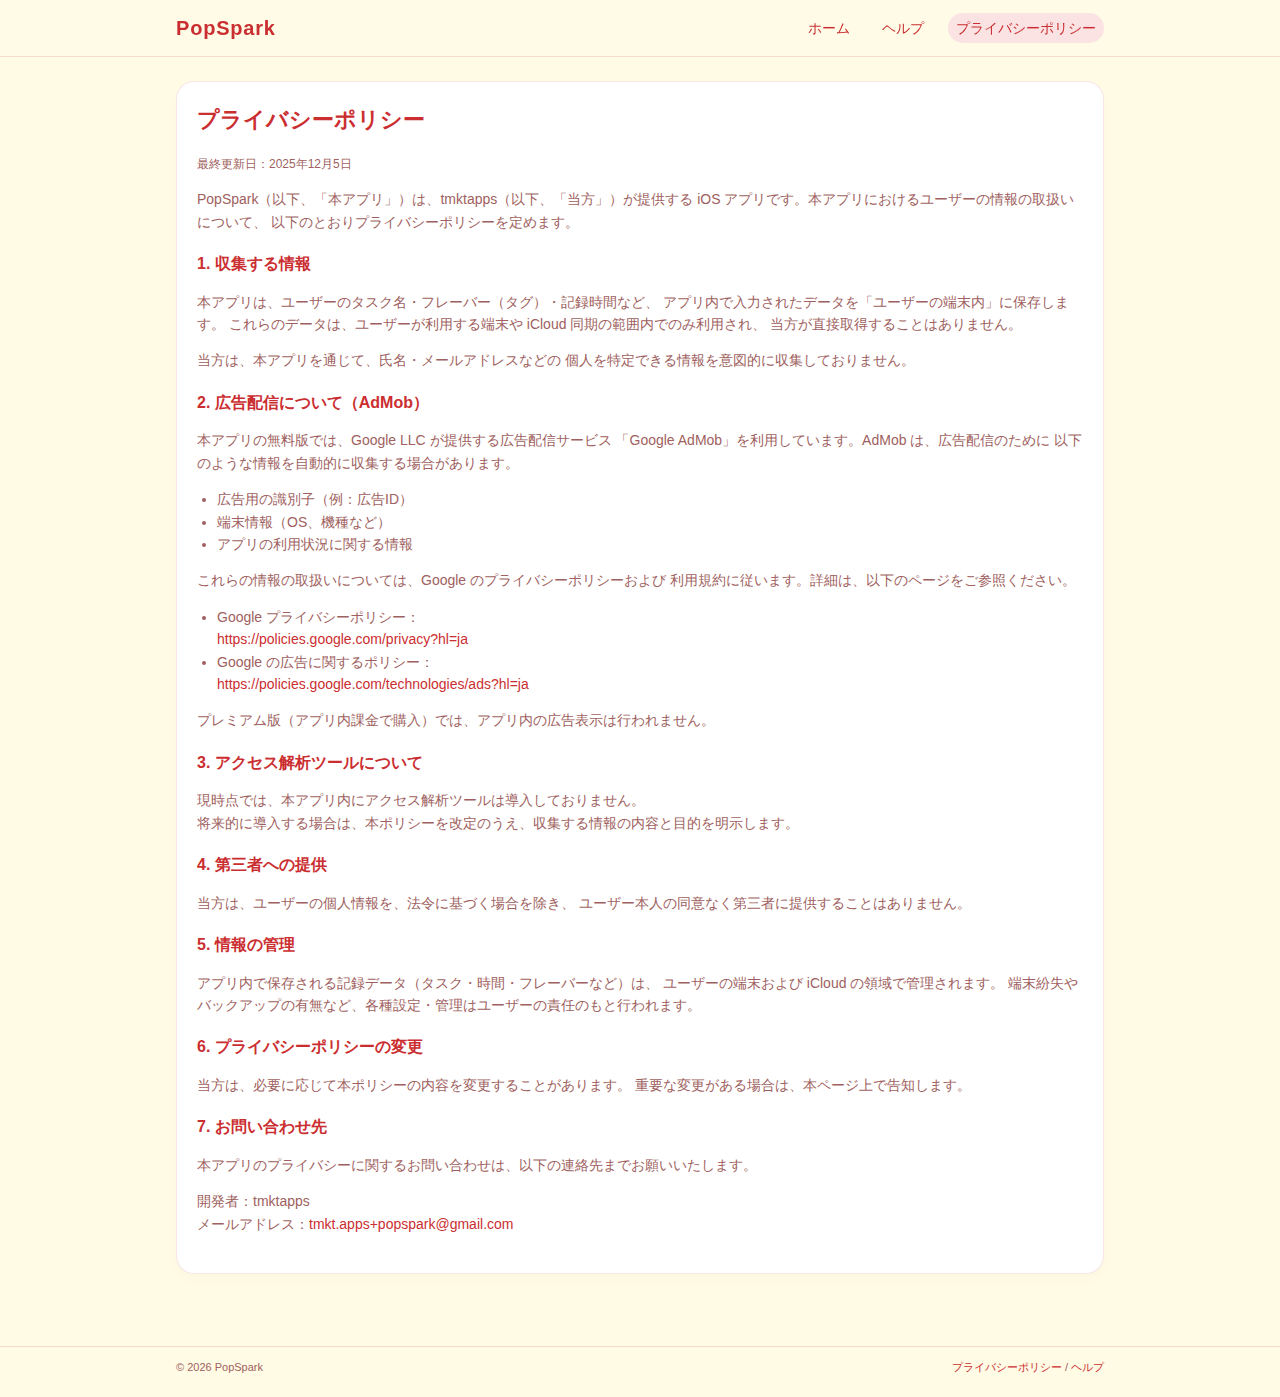
<file: privacy.html>
<!DOCTYPE html>
<html lang="ja">
<head>
    <meta charset="UTF-8" />
    <title>プライバシーポリシー - PopSpark</title>
    <meta name="viewport" content="width=device-width, initial-scale=1" />
    <link rel="stylesheet" href="style.css" />
</head>
<body>
<header class="site-header">
    <div class="header-inner">
        <div class="site-title">PopSpark</div>
        <nav class="nav-links">
            <a href="index.html">ホーム</a>
            <a href="help.html">ヘルプ</a>
            <a href="privacy.html" class="active">プライバシーポリシー</a>
        </nav>
    </div>
</header>

<main class="main-container">
    <article class="article">
        <h1>プライバシーポリシー</h1>
        <p><small>最終更新日：2025年12月5日</small></p>

        <p>
            PopSpark（以下、「本アプリ」）は、tmktapps（以下、「当方」）が提供する
            iOS アプリです。本アプリにおけるユーザーの情報の取扱いについて、
            以下のとおりプライバシーポリシーを定めます。
        </p>

        <h2>1. 収集する情報</h2>
        <p>
            本アプリは、ユーザーのタスク名・フレーバー（タグ）・記録時間など、
            アプリ内で入力されたデータを「ユーザーの端末内」に保存します。
            これらのデータは、ユーザーが利用する端末や iCloud 同期の範囲内でのみ利用され、
            当方が直接取得することはありません。
        </p>
        <p>
            当方は、本アプリを通じて、氏名・メールアドレスなどの
            個人を特定できる情報を意図的に収集しておりません。
        </p>

        <h2>2. 広告配信について（AdMob）</h2>
        <p>
            本アプリの無料版では、Google LLC が提供する広告配信サービス
            「Google AdMob」を利用しています。AdMob は、広告配信のために
            以下のような情報を自動的に収集する場合があります。
        </p>
        <ul>
            <li>広告用の識別子（例：広告ID）</li>
            <li>端末情報（OS、機種など）</li>
            <li>アプリの利用状況に関する情報</li>
        </ul>
        <p>
            これらの情報の取扱いについては、Google のプライバシーポリシーおよび
            利用規約に従います。詳細は、以下のページをご参照ください。
        </p>
        <ul>
            <li>
                Google プライバシーポリシー：<br>
                <a href="https://policies.google.com/privacy?hl=ja" target="_blank" rel="noopener">
                    https://policies.google.com/privacy?hl=ja
                </a>
            </li>
            <li>
                Google の広告に関するポリシー：<br>
                <a href="https://policies.google.com/technologies/ads?hl=ja" target="_blank" rel="noopener">
                    https://policies.google.com/technologies/ads?hl=ja
                </a>
            </li>
        </ul>
        <p>
            プレミアム版（アプリ内課金で購入）では、アプリ内の広告表示は行われません。
        </p>

        <h2>3. アクセス解析ツールについて</h2>
        <p>
            現時点では、本アプリ内にアクセス解析ツールは導入しておりません。<br>
            将来的に導入する場合は、本ポリシーを改定のうえ、収集する情報の内容と目的を明示します。
        </p>

        <h2>4. 第三者への提供</h2>
        <p>
            当方は、ユーザーの個人情報を、法令に基づく場合を除き、
            ユーザー本人の同意なく第三者に提供することはありません。
        </p>

        <h2>5. 情報の管理</h2>
        <p>
            アプリ内で保存される記録データ（タスク・時間・フレーバーなど）は、
            ユーザーの端末および iCloud の領域で管理されます。
            端末紛失やバックアップの有無など、各種設定・管理はユーザーの責任のもと行われます。
        </p>

        <h2>6. プライバシーポリシーの変更</h2>
        <p>
            当方は、必要に応じて本ポリシーの内容を変更することがあります。
            重要な変更がある場合は、本ページ上で告知します。
        </p>

        <h2>7. お問い合わせ先</h2>
        <p>
            本アプリのプライバシーに関するお問い合わせは、以下の連絡先までお願いいたします。
        </p>
        <p>
            開発者：tmktapps<br>
            メールアドレス：<a href="mailto:tmkt.apps+popspark@gmail.com">tmkt.apps+popspark@gmail.com</a>
            <!-- ↑ 実際のサポート用メールアドレスに変更してください -->
        </p>
    </article>
</main>

<footer class="footer">
    <div class="footer-inner">
        <span>© <span id="year"></span> PopSpark</span>
        <span>
            <a href="privacy.html">プライバシーポリシー</a> /
            <a href="help.html">ヘルプ</a>
        </span>
    </div>
</footer>

<script>
    document.getElementById("year").textContent = new Date().getFullYear();
</script>
</body>

</html>
</file>
<file: style.css>
:root {
    --bg-color: #fffbe5;
    --accent-color: #cb2e30;
    --accent-soft: #fbe2e3;
    --card-bg: #ffffff;
    --text-muted: #a05f60;
}

*,
*::before,
*::after {
    box-sizing: border-box;
}

body {
    margin: 0;
    font-family: -apple-system, BlinkMacSystemFont, "Helvetica Neue", "Segoe UI", sans-serif;
    background-color: var(--bg-color);
    color: var(--accent-color);
    line-height: 1.6;
}

a {
    color: var(--accent-color);
    text-decoration: none;
}

a:hover {
    text-decoration: underline;
}

.site-header {
    border-bottom: 1px solid rgba(203, 46, 48, 0.15);
    background-color: rgba(255, 251, 229, 0.9);
    backdrop-filter: blur(8px);
    position: sticky;
    top: 0;
    z-index: 10;
}

.header-inner {
    max-width: 960px;
    margin: 0 auto;
    padding: 12px 16px;
    display: flex;
    align-items: center;
    justify-content: space-between;
}

.site-title {
    font-weight: 800;
    font-size: 20px;
    letter-spacing: 0.04em;
}

.nav-links {
    display: flex;
    gap: 16px;
    font-size: 14px;
}

.nav-links a {
    padding: 4px 8px;
    border-radius: 999px;
}

.nav-links a.active,
.nav-links a:hover {
    background-color: var(--accent-soft);
    text-decoration: none;
}

.main-container {
    max-width: 960px;
    margin: 0 auto;
    padding: 24px 16px 40px;
}

.hero {
    padding: 24px 20px;
    border-radius: 24px;
    background: radial-gradient(circle at top left, #ffeac7, var(--bg-color));
    border: 1px solid rgba(203, 46, 48, 0.12);
}

.hero-title {
    font-size: 28px;
    font-weight: 900;
    margin: 0 0 12px;
}

.hero-subtitle {
    font-size: 15px;
    color: var(--text-muted);
    margin-bottom: 20px;
}

.badge {
    display: inline-flex;
    align-items: center;
    gap: 6px;
    padding: 4px 10px;
    border-radius: 999px;
    background-color: var(--accent-soft);
    font-size: 11px;
    font-weight: 600;
}

.badge-dot {
    width: 8px;
    height: 8px;
    border-radius: 50%;
    background-color: var(--accent-color);
}

.hero-buttons {
    margin-top: 12px;
    display: flex;
    flex-wrap: wrap;
    gap: 12px;
}

.btn {
    display: inline-flex;
    align-items: center;
    justify-content: center;
    padding: 8px 16px;
    border-radius: 999px;
    font-size: 14px;
    font-weight: 600;
    border: 1px solid var(--accent-color);
    background-color: var(--accent-color);
    color: #fff;
}

.btn-secondary {
    background-color: transparent;
    color: var(--accent-color);
}

.section {
    margin-top: 32px;
}

.section-title {
    font-size: 20px;
    font-weight: 800;
    margin-bottom: 12px;
}

.section-lead {
    font-size: 14px;
    color: var(--text-muted);
    margin-bottom: 16px;
}

.grid {
    display: grid;
    gap: 16px;
}

@media (min-width: 720px) {
    .grid-3 {
        grid-template-columns: repeat(3, minmax(0, 1fr));
    }

    .grid-2 {
        grid-template-columns: repeat(2, minmax(0, 1fr));
    }
}

.card {
    background-color: var(--card-bg);
    border-radius: 18px;
    padding: 16px 18px;
    border: 1px solid rgba(203, 46, 48, 0.12);
    box-shadow: 0 6px 14px rgba(0, 0, 0, 0.02);
}

.card-title {
    font-size: 16px;
    font-weight: 700;
    margin-bottom: 6px;
}

.card-text {
    font-size: 13px;
    color: var(--text-muted);
}

.tag-list {
    display: flex;
    flex-wrap: wrap;
    gap: 8px;
    margin-top: 8px;
}

.tag {
    font-size: 11px;
    padding: 3px 10px;
    border-radius: 999px;
    background-color: var(--accent-soft);
}

/* プライバシーポリシー・ヘルプ用 */

.article {
    background-color: var(--card-bg);
    border-radius: 18px;
    padding: 20px 20px 24px;
    border: 1px solid rgba(203, 46, 48, 0.12);
    box-shadow: 0 6px 14px rgba(0, 0, 0, 0.02);
    font-size: 14px;
}

.article h1 {
    font-size: 22px;
    margin-top: 0;
}

.article h2 {
    font-size: 16px;
    margin-top: 18px;
    margin-bottom: 6px;
}

.article p,
.article li {
    color: var(--text-muted);
}

.article ul {
    padding-left: 20px;
}

.article small {
    font-size: 12px;
    color: var(--text-muted);
}

.footer {
    border-top: 1px solid rgba(203, 46, 48, 0.15);
    margin-top: 32px;
}

.footer-inner {
    max-width: 960px;
    margin: 0 auto;
    padding: 12px 16px 20px;
    font-size: 11px;
    color: var(--text-muted);
    display: flex;
    justify-content: space-between;
    flex-wrap: wrap;
    gap: 8px;
}
</file>
